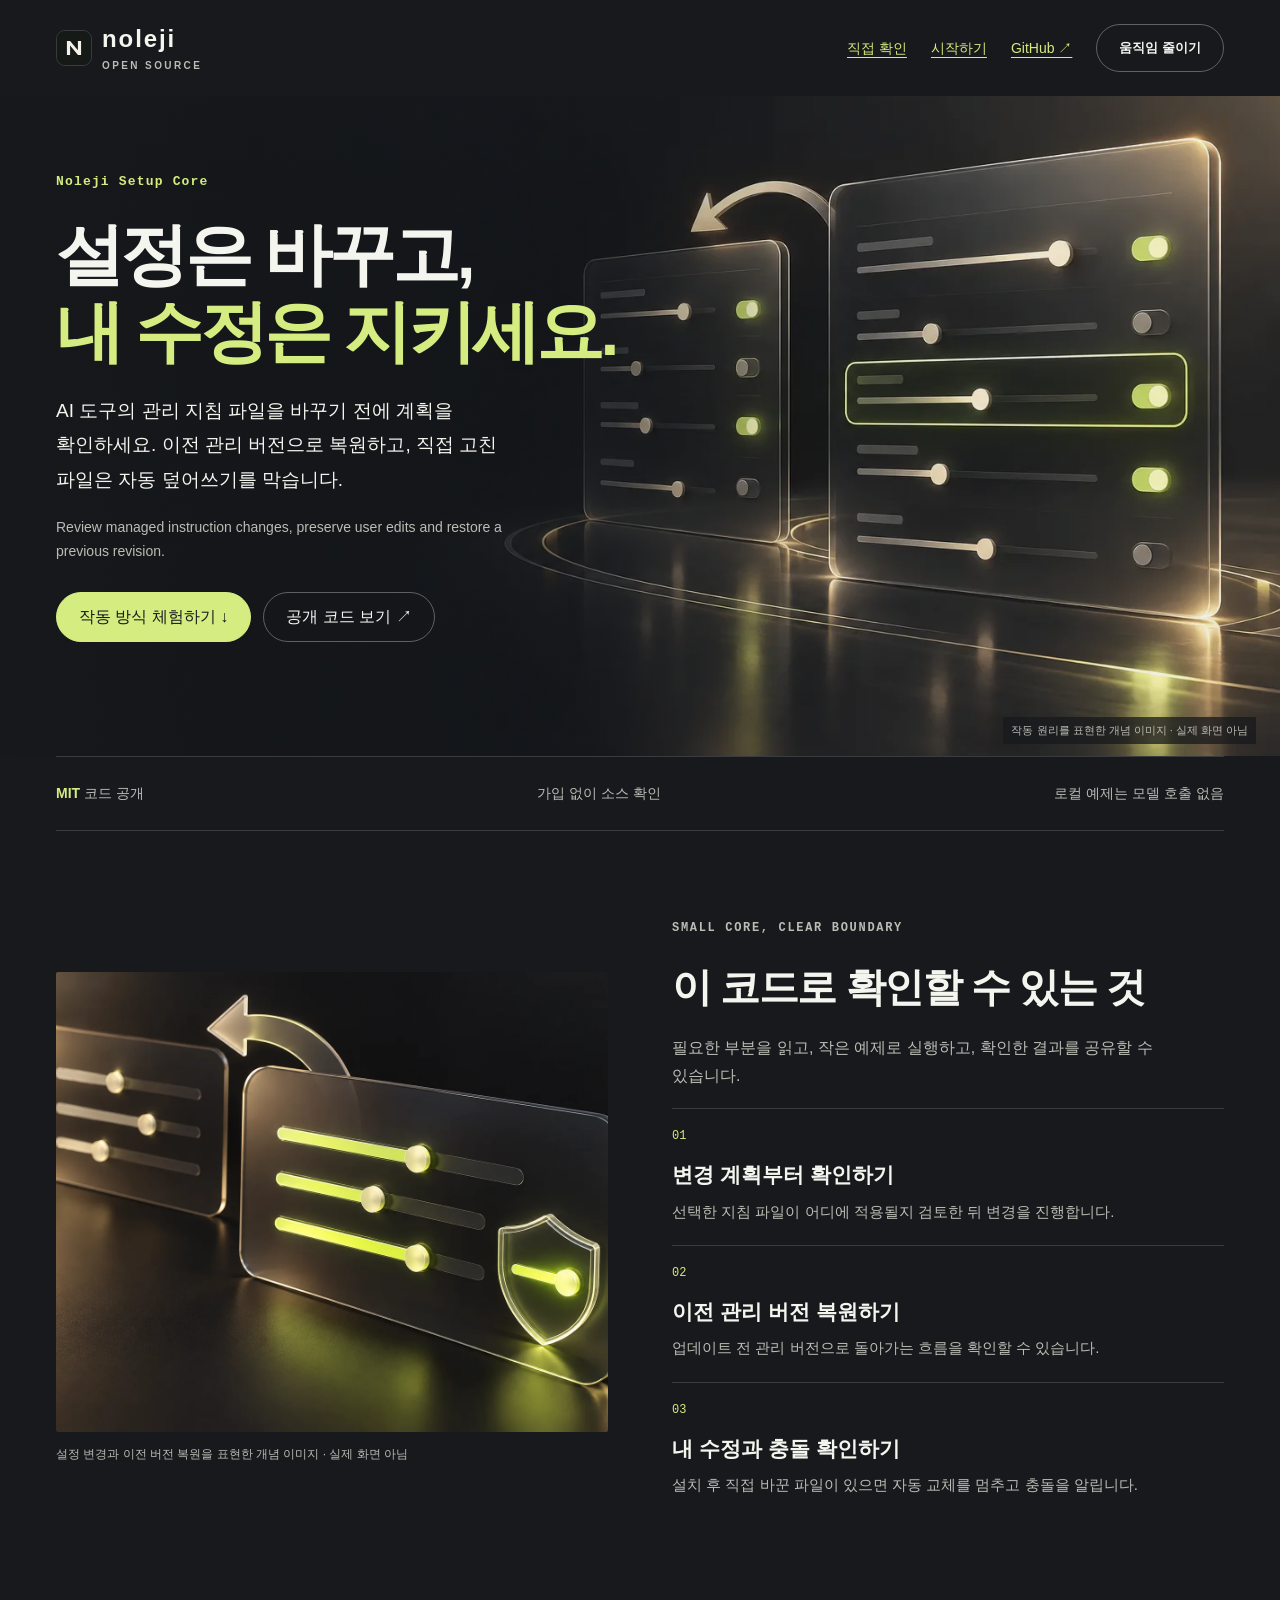
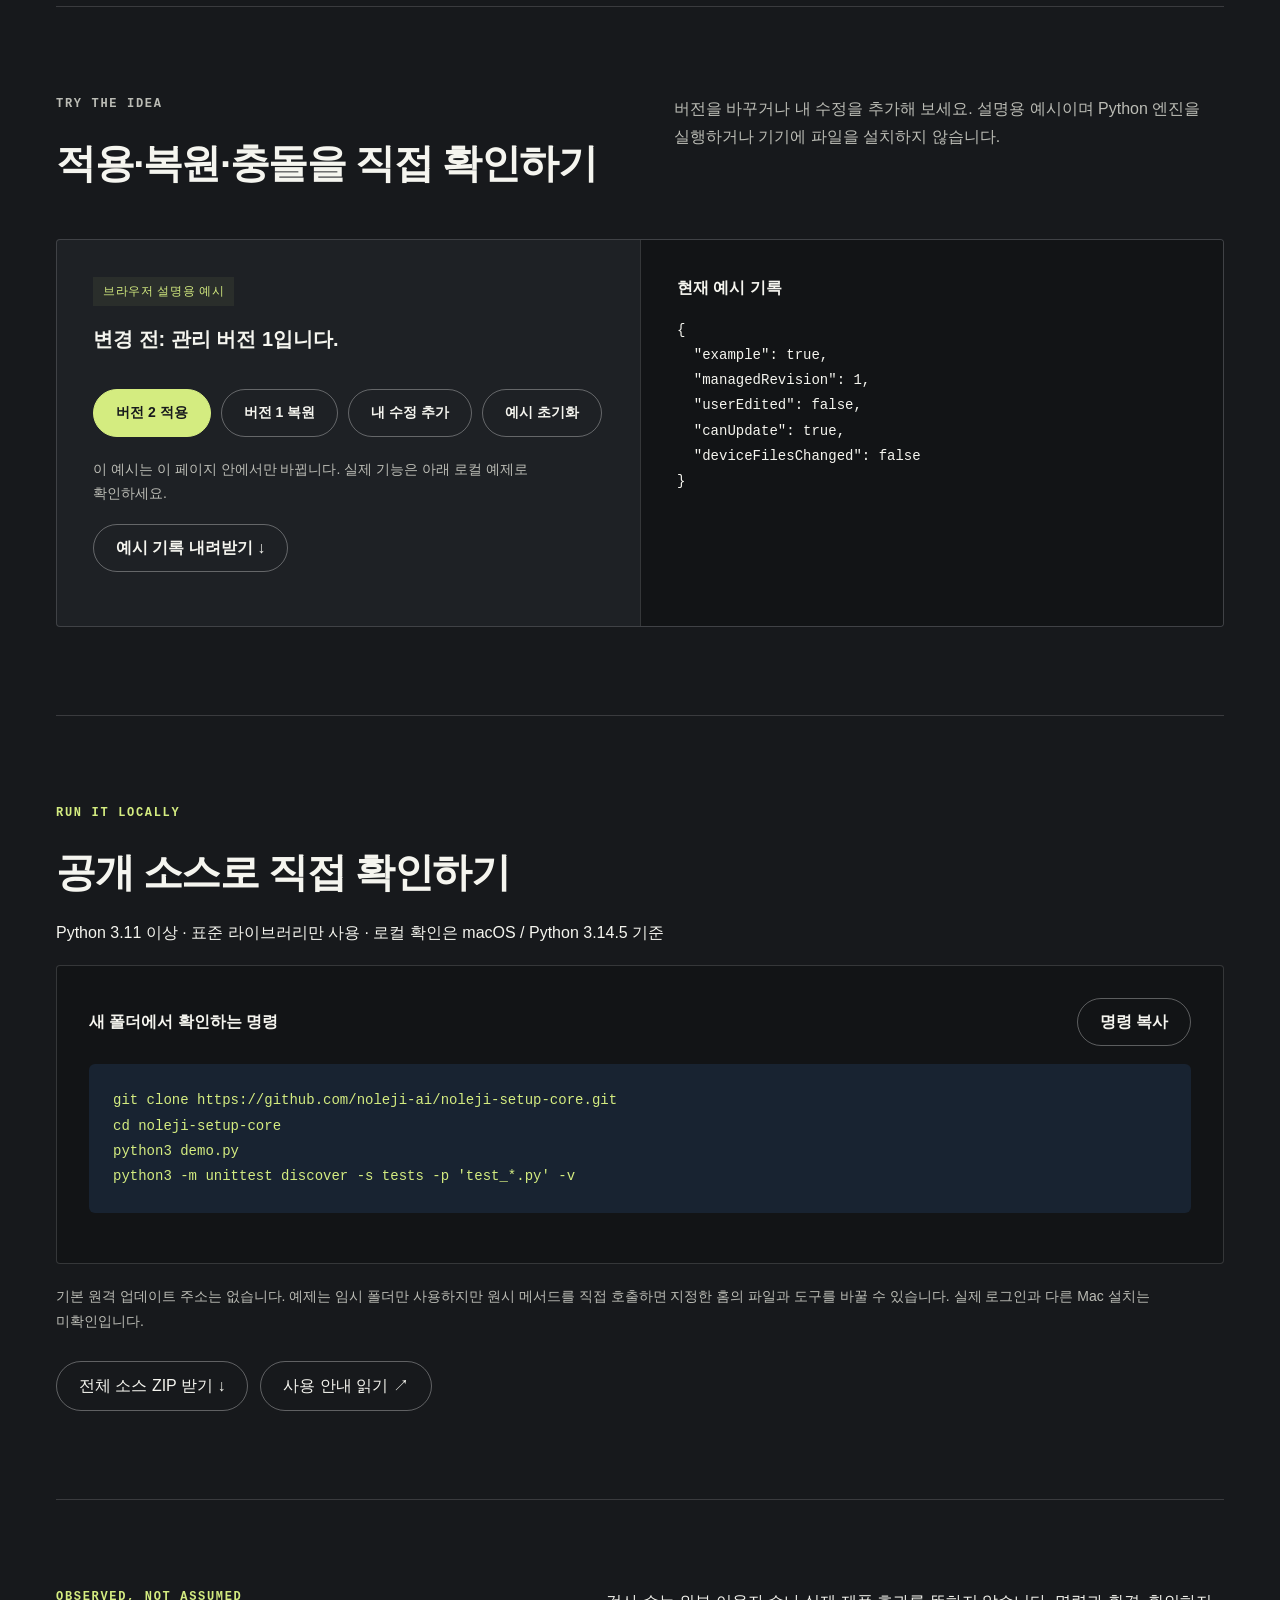
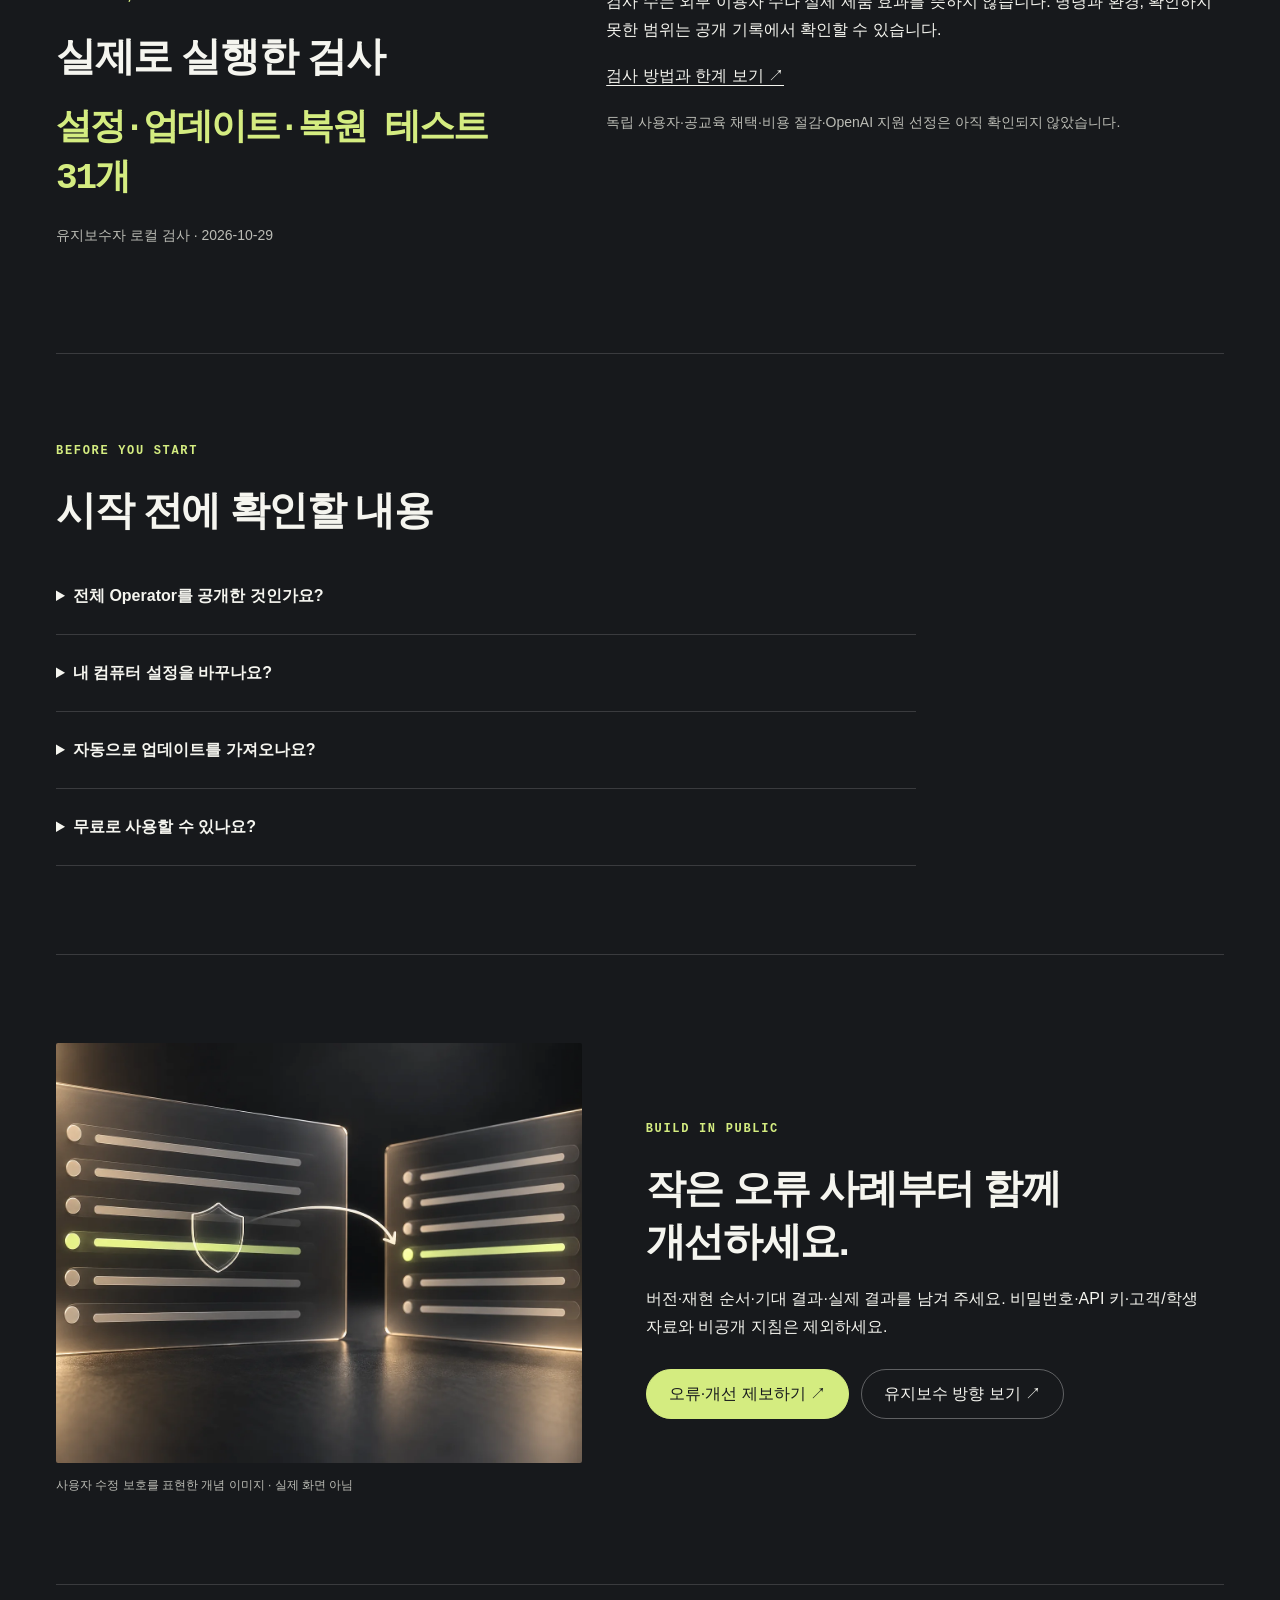
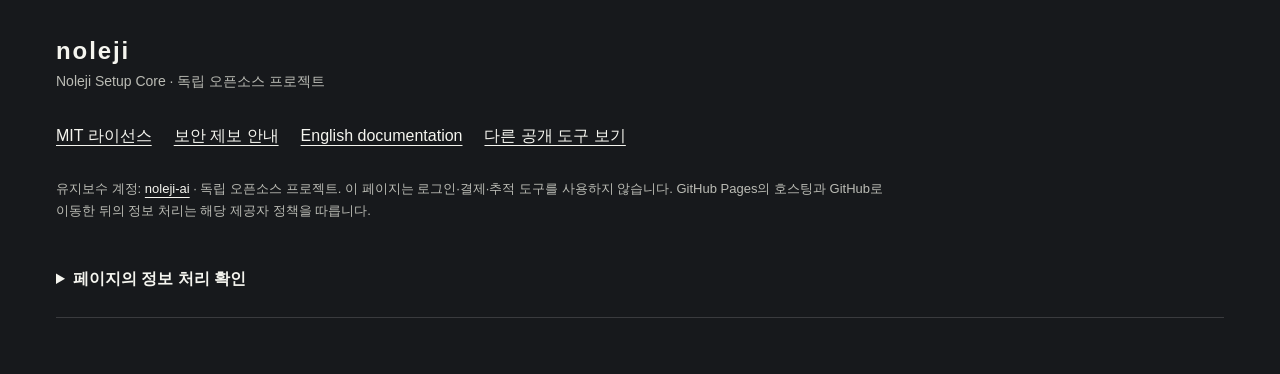
<file: index.html>
<!doctype html>
<html lang="ko"><head><meta charset="utf-8"><meta name="viewport" content="width=device-width,initial-scale=1"><title>Noleji Setup Core · 공개 코드와 사용 예제</title><meta name="description" content="AI 도구의 관리 지침 파일을 바꾸기 전에 계획을 확인하세요. 이전 관리 버전으로 복원하고, 직접 고친 파일은 자동 덮어쓰기를 막습니다."><link rel="canonical" href="https://noleji-ai.github.io/noleji-setup-core/"><meta property="og:title" content="Noleji Setup Core"><meta property="og:description" content="Review managed instruction changes, preserve user edits and restore a previous revision."><meta property="og:type" content="website"><meta property="og:url" content="https://noleji-ai.github.io/noleji-setup-core/"><meta name="referrer" content="strict-origin-when-cross-origin"><meta property="og:image" content="https://noleji-ai.github.io/noleji-setup-core/assets/setup-revisions-hero.webp"><link rel="stylesheet" href="style.css"><script src="app.js" defer></script></head>
<body data-kind="setup"><a class="skip" href="#main">본문으로 이동</a><div class="wrap"><header class="nav"><a class="brand" href="./" aria-label="noleji · Noleji Setup Core 홈"><img class="brandmark" src="assets/noleji-mark.svg" width="36" height="36" alt=""><span class="brand-type"><span class="wordmark">noleji</span><span class="brand-sub">OPEN SOURCE</span></span></a><nav class="navlinks" aria-label="주요 메뉴"><a href="#try">직접 확인</a><a href="#start">시작하기</a><a href="https://github.com/noleji-ai/noleji-setup-core">GitHub ↗</a><button id="motion" aria-pressed="false">움직임 줄이기</button></nav></header>
<main id="main"><div class="hero reveal"><div><p class="kicker">Noleji Setup Core</p><h1>설정은 바꾸고,<br><em>내 수정은 지키세요.</em></h1><p class="lead">AI 도구의 관리 지침 파일을 바꾸기 전에 계획을 확인하세요. 이전 관리 버전으로 복원하고, 직접 고친 파일은 자동 덮어쓰기를 막습니다.</p><p class="english" lang="en">Review managed instruction changes, preserve user edits and restore a previous revision.</p><div class="actions"><a class="btn primary" href="#try">작동 방식 체험하기 ↓</a><a class="btn" href="https://github.com/noleji-ai/noleji-setup-core">공개 코드 보기 ↗</a></div></div><figure class="art"><img src="assets/setup-revisions-hero.webp" width="1536" height="1024" alt="설정과 이전 버전의 연결을 표현한 소프트웨어 개념 이미지" fetchpriority="high"><figcaption>작동 원리를 표현한 개념 이미지 · 실제 화면 아님</figcaption></figure></div>
<div class="strip"><span><strong>MIT</strong> 코드 공개</span><span>가입 없이 소스 확인</span><span>로컬 예제는 모델 호출 없음</span></div>
<section aria-labelledby="features-title"><div class="editorial"><figure class="editorial-image"><img src="assets/setup-detail.webp" width="1536" height="1024" alt="설정 변경과 이전 버전 복원을 표현한 개념 이미지" loading="lazy" decoding="async"><figcaption>설정 변경과 이전 버전 복원을 표현한 개념 이미지 · 실제 화면 아님</figcaption></figure><div><div class="sectionhead"><div><p class="kicker">SMALL CORE, CLEAR BOUNDARY</p><h2 id="features-title">이 코드로 확인할 수 있는 것</h2></div><p>필요한 부분을 읽고, 작은 예제로 실행하고, 확인한 결과를 공유할 수 있습니다.</p></div><div class="cards"><article class="card"><span class="number">01</span><h3>변경 계획부터 확인하기</h3><p>선택한 지침 파일이 어디에 적용될지 검토한 뒤 변경을 진행합니다.</p></article><article class="card"><span class="number">02</span><h3>이전 관리 버전 복원하기</h3><p>업데이트 전 관리 버전으로 돌아가는 흐름을 확인할 수 있습니다.</p></article><article class="card"><span class="number">03</span><h3>내 수정과 충돌 확인하기</h3><p>설치 후 직접 바꾼 파일이 있으면 자동 교체를 멈추고 충돌을 알립니다.</p></article></div></div></div></section>
<section id="try" aria-labelledby="demo-title"><div class="sectionhead"><div><p class="kicker">TRY THE IDEA</p><h2 id="demo-title">적용·복원·충돌을 직접 확인하기</h2></div><p>버전을 바꾸거나 내 수정을 추가해 보세요. 설명용 예시이며 Python 엔진을 실행하거나 기기에 파일을 설치하지 않습니다.</p></div><div class="demo"><div class="controls"><span class="example">브라우저 설명용 예시</span><p class="message" id="demo-message" role="status" aria-live="polite"></p><div class="demo-buttons"><button class="primary" data-action="update">버전 2 적용</button><button data-action="restore">버전 1 복원</button><button data-action="edit">내 수정 추가</button><button data-action="reset">예시 초기화</button></div><p class="small" style="margin-top:20px">이 예시는 이 페이지 안에서만 바뀝니다. 실제 기능은 아래 로컬 예제로 확인하세요.</p><button id="download-example">예시 기록 내려받기 ↓</button><p class="small" id="download-status" role="status"></p><noscript><p>체험에는 JavaScript가 필요합니다. 아래 명령과 공개 소스는 JavaScript 없이도 확인할 수 있습니다.</p></noscript></div><div class="result"><h3>현재 예시 기록</h3><pre id="example-output" aria-label="설명용 상태 기록">JavaScript를 켜면 예시 상태가 표시됩니다.</pre></div></div></section>
<section id="start" aria-labelledby="start-title"><p class="kicker">RUN IT LOCALLY</p><h2 id="start-title">공개 소스로 직접 확인하기</h2><p>Python 3.11 이상 · 표준 라이브러리만 사용 · 로컬 확인은 macOS / Python 3.14.5 기준</p><div class="codebox"><div class="codehead"><strong>새 폴더에서 확인하는 명령</strong><button id="copy-command">명령 복사</button></div><pre id="install-command" tabindex="0">git clone https://github.com/noleji-ai/noleji-setup-core.git
cd noleji-setup-core
python3 demo.py
python3 -m unittest discover -s tests -p &#x27;test_*.py&#x27; -v</pre><p id="copy-status" class="small" role="status" style="margin-top:16px"></p></div><p class="small" style="margin-top:20px">기본 원격 업데이트 주소는 없습니다. 예제는 임시 폴더만 사용하지만 원시 메서드를 직접 호출하면 지정한 홈의 파일과 도구를 바꿀 수 있습니다. 실제 로그인과 다른 Mac 설치는 미확인입니다.</p><div class="actions"><a class="btn" href="https://github.com/noleji-ai/noleji-setup-core/archive/refs/heads/main.zip">전체 소스 ZIP 받기 ↓</a><a class="btn" href="https://github.com/noleji-ai/noleji-setup-core#readme">사용 안내 읽기 ↗</a></div></section>
<section aria-labelledby="evidence-title"><div class="proof"><div><p class="kicker">OBSERVED, NOT ASSUMED</p><h2 id="evidence-title">실제로 실행한 검사</h2><p class="stat">설정·업데이트·복원 테스트 31개</p><p class="small">유지보수자 로컬 검사 · 2026-10-29</p></div><div><p>검사 수는 외부 이용자 수나 실제 제품 효과를 뜻하지 않습니다. 명령과 환경, 확인하지 못한 범위는 공개 기록에서 확인할 수 있습니다.</p><a href="https://github.com/noleji-ai/noleji-setup-core/blob/main/VERIFICATION.md">검사 방법과 한계 보기 ↗</a><p class="small" style="margin-top:20px">독립 사용자·공교육 채택·비용 절감·OpenAI 지원 선정은 아직 확인되지 않았습니다.</p></div></div></section>
<section aria-labelledby="faq-title"><p class="kicker">BEFORE YOU START</p><h2 id="faq-title">시작 전에 확인할 내용</h2><div class="faq"><details><summary>전체 Operator를 공개한 것인가요?</summary><p>설정 계획과 관리 지침 파일의 업데이트·복원 코어만 공개했습니다. 일반 업무 실행, 호스팅 서비스와 사무실 자료는 포함하지 않습니다.</p></details><details><summary>내 컴퓨터 설정을 바꾸나요?</summary><p>제공한 demo.py는 임시 홈에서 실행한 뒤 정리합니다. 원시 설정 메서드를 실제 홈으로 실행하면 변경이 발생할 수 있습니다.</p></details><details><summary>자동으로 업데이트를 가져오나요?</summary><p>공개판에는 기본 원격 업데이트 주소가 없습니다. 실제 연동에는 검토한 자료 공급 방법과 별도 권한 설정이 필요합니다.</p></details><details><summary>무료로 사용할 수 있나요?</summary><p>코드는 MIT로 공개합니다. 직접 사용하는 모델 계정, 제공자 호출 비용과 호스팅은 별도입니다. OpenAI와 독립적으로 운영하며 공식 추천이나 무료 사용량을 보장하지 않습니다.</p></details></div></section>
<section class="closing-editorial"><figure class="editorial-image"><img src="assets/setup-protect.webp" width="1536" height="1024" alt="사용자 수정 보호를 표현한 개념 이미지" loading="lazy" decoding="async"><figcaption>사용자 수정 보호를 표현한 개념 이미지 · 실제 화면 아님</figcaption></figure><div><p class="kicker">BUILD IN PUBLIC</p><h2>작은 오류 사례부터 함께 개선하세요.</h2><p>버전·재현 순서·기대 결과·실제 결과를 남겨 주세요. 비밀번호·API 키·고객/학생 자료와 비공개 지침은 제외하세요.</p><div class="actions"><a class="btn primary" href="https://github.com/noleji-ai/noleji-setup-core/issues">오류·개선 제보하기 ↗</a><a class="btn" href="https://github.com/noleji-ai/noleji-setup-core/blob/main/MAINTENANCE.md">유지보수 방향 보기 ↗</a></div></div></section></main>
<footer><span class="wordmark">noleji</span><p class="small">Noleji Setup Core · 독립 오픈소스 프로젝트</p><div class="footlinks"><a href="https://github.com/noleji-ai/noleji-setup-core/blob/main/LICENSE">MIT 라이선스</a><a href="https://github.com/noleji-ai/noleji-setup-core/blob/main/SECURITY.md">보안 제보 안내</a><a href="https://github.com/noleji-ai/noleji-setup-core#readme" lang="en">English documentation</a><a href="https://noleji-ai.github.io/app-development-harness-core/">다른 공개 도구 보기</a></div><p class="footer-note">유지보수 계정: <a href="https://github.com/noleji-ai">noleji-ai</a> · 독립 오픈소스 프로젝트. 이 페이지는 로그인·결제·추적 도구를 사용하지 않습니다. GitHub Pages의 호스팅과 GitHub로 이동한 뒤의 정보 처리는 해당 제공자 정책을 따릅니다.</p><details><summary>페이지의 정보 처리 확인</summary><p class="small">체험 데이터는 메모리에만 있으며 페이지를 새로 열면 초기화됩니다. 이 페이지의 코드에는 분석 전송·쿠키·브라우저 저장소 쓰기가 없습니다. <a href="https://docs.github.com/en/site-policy/privacy-policies/github-general-privacy-statement">GitHub 개인정보 안내</a></p></details></footer></div></body></html>
</file>
<file: style.css>
:root{--bg:#fbf9f4;--paper:#fffefa;--ink:#17202c;--muted:#4f5c6b;--line:#d8dddF;--accent:#174ac0;--tint:#e9efff;--space:8px;--radius:12px;color-scheme:light}
*{box-sizing:border-box}html{scroll-behavior:smooth;scroll-padding-top:24px}body{margin:0;background:var(--bg);color:var(--ink);font:16px/1.7 system-ui,-apple-system,"Apple SD Gothic Neo",sans-serif;word-break:keep-all;overflow-wrap:anywhere}body[data-kind=setup]{--bg:#f2faf5;--paper:#fcfffd;--ink:#15392c;--muted:#456457;--accent:#09633e;--tint:#ddf2e7;--line:#c9ded0}a{color:var(--accent);text-underline-offset:4px}button,a.btn{font:inherit;cursor:pointer}button,.btn{min-height:44px;border:1px solid var(--line);padding:10px 18px;border-radius:6px;background:var(--paper);color:var(--ink);text-decoration:none;display:inline-flex;align-items:center;justify-content:center;gap:8px;line-height:1.4}.primary{background:var(--accent);color:#fff;border-color:var(--accent)}button:hover,.btn:hover{filter:brightness(.95)}:focus-visible{outline:3px solid var(--accent);outline-offset:4px}.skip{position:absolute;top:-100px;left:16px;z-index:5;background:var(--paper);padding:12px}.skip:focus{top:12px}.wrap{max-width:1184px;margin:auto;padding:0 32px}.nav{display:flex;align-items:center;justify-content:space-between;gap:24px;padding:24px 0;border-bottom:1px solid var(--line)}.brand{color:var(--ink);font-size:15px;font-weight:750;text-decoration:none;display:flex;align-items:center;gap:12px}.mark{display:grid;place-items:center;background:var(--accent);color:white;border-radius:5px;width:34px;height:34px;flex-shrink:0;font:700 20px Georgia,serif}.navlinks{display:flex;gap:20px;align-items:center;flex-wrap:wrap}.navlinks a{font-size:14px}.kicker{font:600 12px/1.5 ui-monospace,monospace;letter-spacing:.16em;color:var(--accent);margin:0 0 24px}.hero{padding:88px 0 72px;display:grid;grid-template-columns:1.13fr 1fr;gap:56px;align-items:center}h1{font-size:clamp(36px,4.15vw,60px);line-height:1.25;letter-spacing:-.055em;margin:0 0 24px;font-weight:760}h2{font-size:clamp(25px,3vw,36px);line-height:1.35;letter-spacing:-.04em;margin:0 0 20px}h3{font-size:19px;line-height:1.5;margin:0 0 12px}p{margin:0 0 18px}.lead{font-size:18px;color:var(--muted)}.english{font-size:14px;color:var(--muted)}.actions{display:flex;flex-wrap:wrap;gap:12px;margin-top:28px}.art{background:var(--paper);border:1px solid var(--line);border-radius:var(--radius);padding:28px;box-shadow:0 16px 50px #10203009}.arthead{font:12px ui-monospace,monospace;color:var(--muted);display:flex;justify-content:space-between;border-bottom:1px solid var(--line);padding-bottom:18px}.flow{list-style:none;margin:24px 0 0;padding:0}.flow li{display:flex;gap:16px;align-items:center;padding:14px 0}.dot{width:30px;height:30px;border-radius:50%;display:grid;place-items:center;background:var(--tint);color:var(--accent);font:600 14px ui-monospace,monospace;flex-shrink:0}.flow small{display:block;color:var(--muted)}.strip{border-top:1px solid var(--line);border-bottom:1px solid var(--line);padding:22px 0;display:flex;justify-content:space-between;gap:20px;flex-wrap:wrap;font-size:14px}.strip strong{color:var(--accent)}section{padding:72px 0;border-bottom:1px solid var(--line)}.sectionhead{display:flex;align-items:start;justify-content:space-between;gap:32px;margin-bottom:28px}.sectionhead p{max-width:550px;color:var(--muted)}.cards{display:grid;grid-template-columns:repeat(3,1fr);gap:24px}.card{border:1px solid var(--line);background:var(--paper);padding:24px;border-radius:var(--radius)}.card p{color:var(--muted);margin:0}.number{font:13px ui-monospace,monospace;display:block;color:var(--accent);margin-bottom:16px}.demo{display:grid;grid-template-columns:1fr 1fr;border:1px solid var(--line);border-radius:var(--radius);background:var(--paper);overflow:hidden}.controls{padding:32px}.example{display:inline-block;font-size:12px;letter-spacing:.05em;background:var(--tint);color:var(--accent);padding:4px 10px;margin-bottom:16px}.result{padding:32px;background:var(--tint);border-left:1px solid var(--line)}.result h3{font-size:16px}.result pre{background:transparent;color:var(--ink);padding:0;font-size:14px;line-height:1.8;min-height:180px}.message{font-weight:650;margin:0 0 12px;min-height:55px}.small{font-size:14px;color:var(--muted)}.demo-buttons{display:flex;gap:10px;flex-wrap:wrap}.demo-buttons button{font-size:14px}.codehead{display:flex;justify-content:space-between;gap:16px;align-items:center}.codebox{border:1px solid var(--line);background:var(--paper);padding:24px;border-radius:var(--radius)}pre{white-space:pre-wrap;overflow-wrap:anywhere;word-break:break-word;font:14px/1.9 ui-monospace,SFMono-Regular,monospace;margin:18px 0 0;color:#e6edf8;background:#182331;padding:24px;border-radius:6px}.proof{display:grid;grid-template-columns:.8fr 1fr;gap:44px}.stat{font:700 clamp(28px,3vw,42px)/1.4 ui-monospace,monospace;letter-spacing:-.06em;color:var(--accent)}.faq{max-width:860px}details{border-bottom:1px solid var(--line);padding:16px 0}summary{cursor:pointer;font-weight:650;min-height:44px;display:list-item;padding:8px 0}details p{margin:12px 0 8px;color:var(--muted)}footer{padding:40px 0 56px}.footlinks{display:flex;gap:22px;flex-wrap:wrap;margin:20px 0}.footer-note{max-width:850px;font-size:13px;color:var(--muted)}.reveal{animation:arrive .5s ease both}@keyframes arrive{from{opacity:.2;transform:translateY(14px)}to{opacity:1;transform:translateY(0)}}.reduced *{animation:none!important;transition:none!important;scroll-behavior:auto!important}@media(prefers-reduced-motion:reduce){*{animation:none!important;transition:none!important;scroll-behavior:auto!important}}@media(max-width:800px){.hero{grid-template-columns:1fr;gap:32px;padding:56px 0}.cards{grid-template-columns:1fr}.demo,.proof{grid-template-columns:1fr}.result{border-left:0;border-top:1px solid var(--line)}.sectionhead{display:block}.nav{align-items:start;flex-direction:column;gap:16px}.navlinks{gap:16px}.wrap{padding:0 22px}section{padding:48px 0}.controls,.result{padding:24px}.brand{font-size:14px}.codehead{align-items:start;flex-direction:column}}@media(max-width:360px){.wrap{padding:0 16px}h1{font-size:34px}.navlinks{gap:12px}.navlinks a{font-size:13px}.art{padding:20px}.controls,.result,.codebox{padding:18px}}
.navlinks a,.footlinks a,.brand{min-height:44px;display:inline-flex;align-items:center}.navlinks a{min-width:44px}

:root{--bg:#17191c;--panel:#1e2125;--ink:#f5f5ef;--muted:#bbbcb5;--line:#ffffff26;--accent:#d4ec80;--space:56px;color-scheme:dark}
body[data-kind="setup"]{--bg:#17191c;--panel:#1e2125;--ink:#f5f5ef;--muted:#bbbcb5;--line:#ffffff26;--accent:#d4ec80}
body{background:var(--bg);color:var(--ink);font-family:-apple-system,BlinkMacSystemFont,"Apple SD Gothic Neo","Noto Sans KR",sans-serif;line-height:1.75}
.wrap{max-width:1440px;padding:0 var(--space)}
.nav{min-height:96px;border:0;position:relative;z-index:2;padding-block:20px}
.brand{display:flex;flex-direction:row;align-items:center;gap:10px;text-decoration:none}.brand-type{display:flex;flex-direction:column}.brandmark{width:36px;height:36px;border:1px solid var(--line);border-radius:9px;flex:none}
.wordmark{font-size:24px;font-weight:750;letter-spacing:.08em;white-space:nowrap;line-height:1.5}
.brand-sub{color:var(--muted);font-size:10px;letter-spacing:.24em;line-height:1.8}
.navlinks{gap:24px;font-size:14px}.navlinks button{font-size:13px}
.hero{display:block;isolation:isolate;position:relative;min-height:660px;padding:76px 0 80px;gap:0}
.hero>div:first-child{position:relative;z-index:1;max-width:660px}
.hero h1{font-size:clamp(48px,5.3vw,76px);line-height:1.14;letter-spacing:-.055em;max-width:700px;margin:24px 0}
.hero h1 em{color:var(--accent);font-style:normal}
.hero .kicker{color:var(--accent);font-size:13px;letter-spacing:.09em;overflow-wrap:anywhere}
.hero .lead{max-width:500px;font-size:19px;line-height:1.8;color:var(--ink)}
.hero .english{max-width:460px;color:var(--muted);font-size:14px}
.art{position:absolute;z-index:-1;inset:0 calc(-1 * var(--space));padding:0;border:0;border-radius:0;background:none;box-shadow:none;margin:0;overflow:hidden}
.art img{display:block;width:100%;height:100%;object-fit:cover;object-position:center}
.art:after{content:"";position:absolute;inset:0;background:linear-gradient(90deg,#17191cf5 0%,#17191cba 33%,#17191c10 64%)}
.art figcaption{position:absolute;right:24px;bottom:12px;z-index:1;background:#17191cbf;padding:4px 8px;font-size:11px;color:var(--muted)}
.btn,button{border:1px solid #ffffff50;background:transparent;color:var(--ink);border-radius:999px;min-height:48px;padding:10px 22px;font-weight:650}
.primary{background:var(--accent);color:#17191c;border-color:var(--accent)}
.btn:hover,button:hover{filter:brightness(1.1);background:#ffffff16}.primary:hover{background:var(--accent);color:#17191c}
.strip{padding:24px 0;border-block:1px solid var(--line);gap:32px;font-size:14px;color:var(--muted)}.strip strong{color:var(--accent)}
section{padding:88px 0;border-bottom:1px solid var(--line)}
h2{font-size:clamp(28px,3.1vw,42px);line-height:1.35;letter-spacing:-.035em}h3{line-height:1.5}
.kicker{font-size:12px;letter-spacing:.14em;color:var(--accent)}
.editorial{display:grid;grid-template-columns:1fr 1fr;align-items:center;gap:64px}
.editorial .sectionhead{display:block;margin:0 0 16px}.editorial .sectionhead p{max-width:none}
.editorial-image{margin:0;min-width:0}.editorial-image img{display:block;width:100%;height:auto;aspect-ratio:6/5;object-fit:cover;border-radius:2px}.editorial-image figcaption{font-size:12px;color:var(--muted);margin-top:12px}
.cards{display:block}.card{padding:20px 0;border:0;border-top:1px solid var(--line);border-radius:0;background:none;box-shadow:none}.card h3{margin:4px 0 8px;font-size:21px}.card p{margin:0;font-size:15px}.number{font-size:12px;color:var(--accent)}
.demo{background:var(--panel);border-color:var(--line);border-radius:4px}.controls,.result{padding:36px}.example{color:var(--accent);background:#d4ec8010;border-color:#d4ec8033}.result{background:#121416}.message{font-size:20px}pre{color:#d4ec80;font-size:14px;line-height:1.8}
.codebox{background:#121416;border-color:var(--line);border-radius:4px;padding:32px}.codehead{border-color:var(--line)}
.proof{gap:56px}.stat{color:var(--accent);font-size:36px}.small,.sectionhead>p,.card p{color:var(--muted)}
.closing-editorial{display:grid;grid-template-columns:1fr 1.1fr;gap:64px;align-items:center}.closing-editorial .editorial-image img{aspect-ratio:5/4}.closing-editorial h2{margin:16px 0}
footer{padding:48px 0 56px}.footlinks a,footer p a,.proof a{color:var(--ink)}a:focus-visible,button:focus-visible,summary:focus-visible{outline:3px solid var(--accent);outline-offset:5px}
@media(max-width:1100px){:root{--space:32px}.navlinks{gap:14px}.hero h1{font-size:64px}.hero>div:first-child{max-width:570px}.editorial,.closing-editorial{gap:32px}}
@media(max-width:800px){:root{--space:22px}.nav{align-items:flex-start;flex-direction:row;flex-wrap:wrap;gap:14px;padding-block:20px}.wordmark{font-size:21px}.navlinks{gap:12px;flex-wrap:wrap}.navlinks a{font-size:13px}.navlinks button{font-size:12px;padding:8px 14px}.hero{display:flex;flex-direction:column;padding:36px 0 0;min-height:0}.hero>div:first-child{max-width:100%}.hero h1{font-size:clamp(40px,7.8vw,64px);max-width:650px;margin:20px 0}.hero .lead{font-size:17px;max-width:540px}.hero .english{max-width:530px}.hero .actions{gap:12px}.art{position:relative;z-index:0;inset:auto;width:calc(100% + var(--space) * 2);margin:12px calc(-1 * var(--space)) 0;height:380px;flex:none}.art img{object-position:80% 65%}.art:after{background:linear-gradient(180deg,#17191c 0%,transparent 30%)}.art figcaption{right:16px}.strip{gap:12px 24px;padding:22px 0}.editorial,.closing-editorial{grid-template-columns:1fr;gap:32px}.editorial-image img{aspect-ratio:4/3}.editorial>div{order:-1}.closing-editorial>div{order:-1}section{padding:56px 0}.controls,.result,.codebox{padding:24px}.stat{font-size:30px}.proof{gap:24px}.demo-buttons{gap:10px}.btn{padding:10px 18px}.closing-editorial .editorial-image img{aspect-ratio:4/3}}
@media(max-width:380px){:root{--space:16px}.wordmark{font-size:19px}.hero h1{font-size:39px}.hero .lead{font-size:16px}.hero .actions{display:grid;justify-items:stretch}.art{height:310px}.navlinks{gap:12px}.navlinks button{padding-inline:12px}.controls,.result,.codebox{padding:18px}}
</file>
